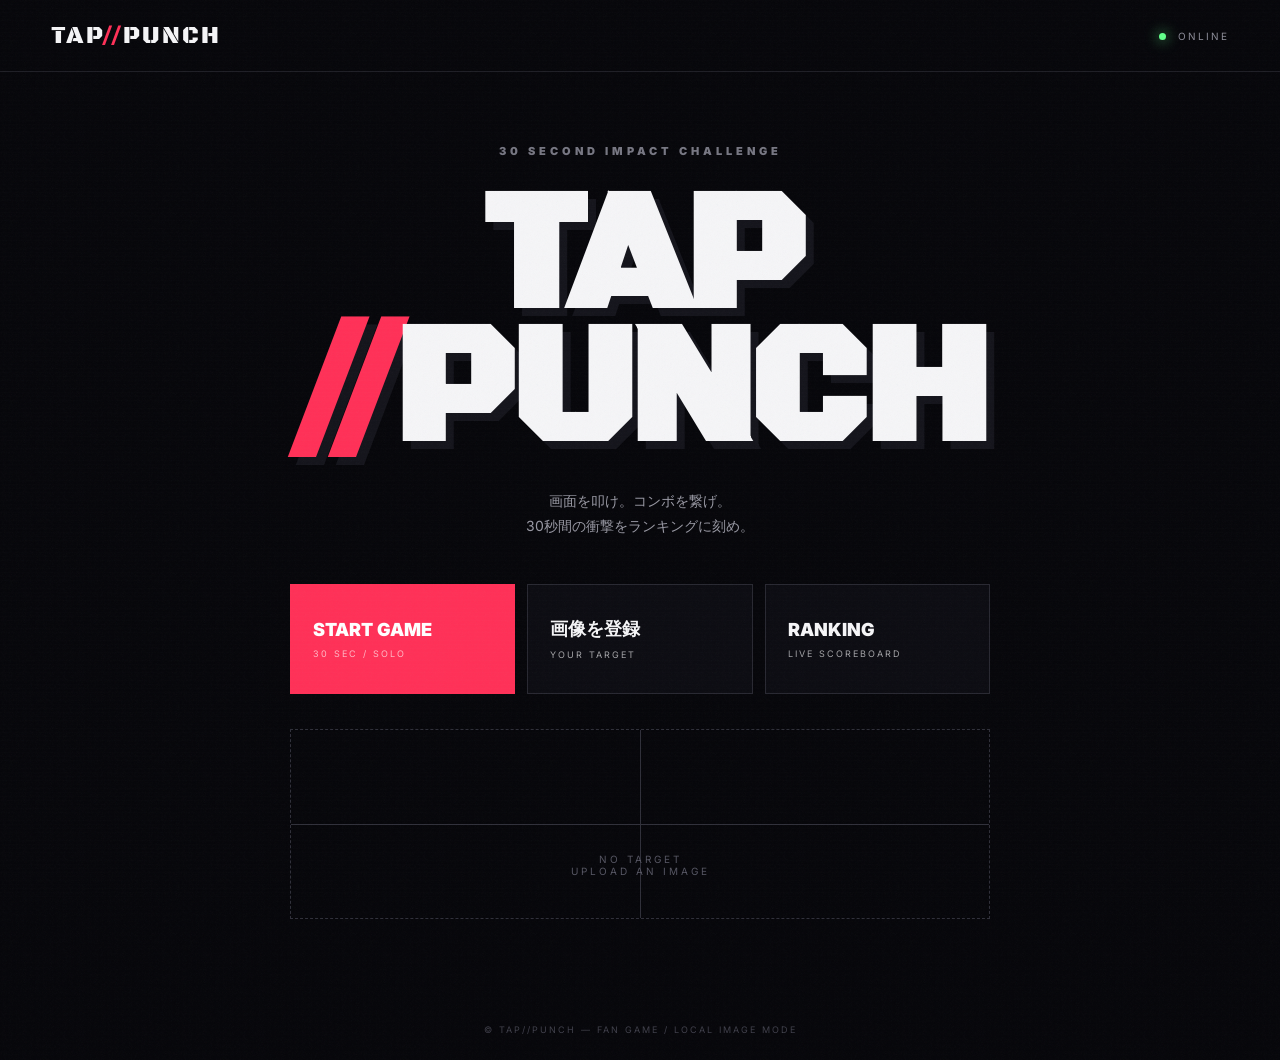
<file: index.html>
<!doctype html>
<html lang="ja">
<head>
<meta charset="utf-8">
<meta name="viewport" content="width=device-width,initial-scale=1,viewport-fit=cover,user-scalable=no">
<meta name="theme-color" content="#07070b">
<title>TAP//PUNCH</title>
<link rel="preconnect" href="https://fonts.googleapis.com">
<link href="https://fonts.googleapis.com/css2?family=Black+Ops+One&family=Inter:wght@400;600;700;900&display=swap" rel="stylesheet">
<link rel="stylesheet" href="css/main.css">
</head>
<body class="landing">
<div class="noise"></div><div class="scanlines"></div>
<header class="topbar"><div class="logo">TAP<span>//</span>PUNCH</div><div class="status-dot"><i></i> ONLINE</div></header>
<main class="hero">
  <div class="eyebrow">30 SECOND IMPACT CHALLENGE</div>
  <h1>TAP<br><span>//</span>PUNCH</h1>
  <p class="lead">画面を叩け。コンボを繋げ。<br>30秒間の衝撃をランキングに刻め。</p>
  <div class="menu-grid">
    <button class="big-btn primary" id="startBtn"><span>START GAME</span><small>30 SEC / SOLO</small></button>
    <button class="big-btn" id="uploadBtn"><span>画像を登録</span><small>YOUR TARGET</small></button>
    <button class="big-btn" id="rankBtn"><span>RANKING</span><small>LIVE SCOREBOARD</small></button>
  </div>
  <div class="target-preview" id="preview"><div class="crosshair"></div><span>NO TARGET<br>UPLOAD AN IMAGE</span></div>
</main>
<input type="file" id="imageInput" accept="image/*" hidden>
<footer>© TAP//PUNCH — FAN GAME / LOCAL IMAGE MODE</footer>
<script src="js/main.js"></script>
</body></html>
</file>
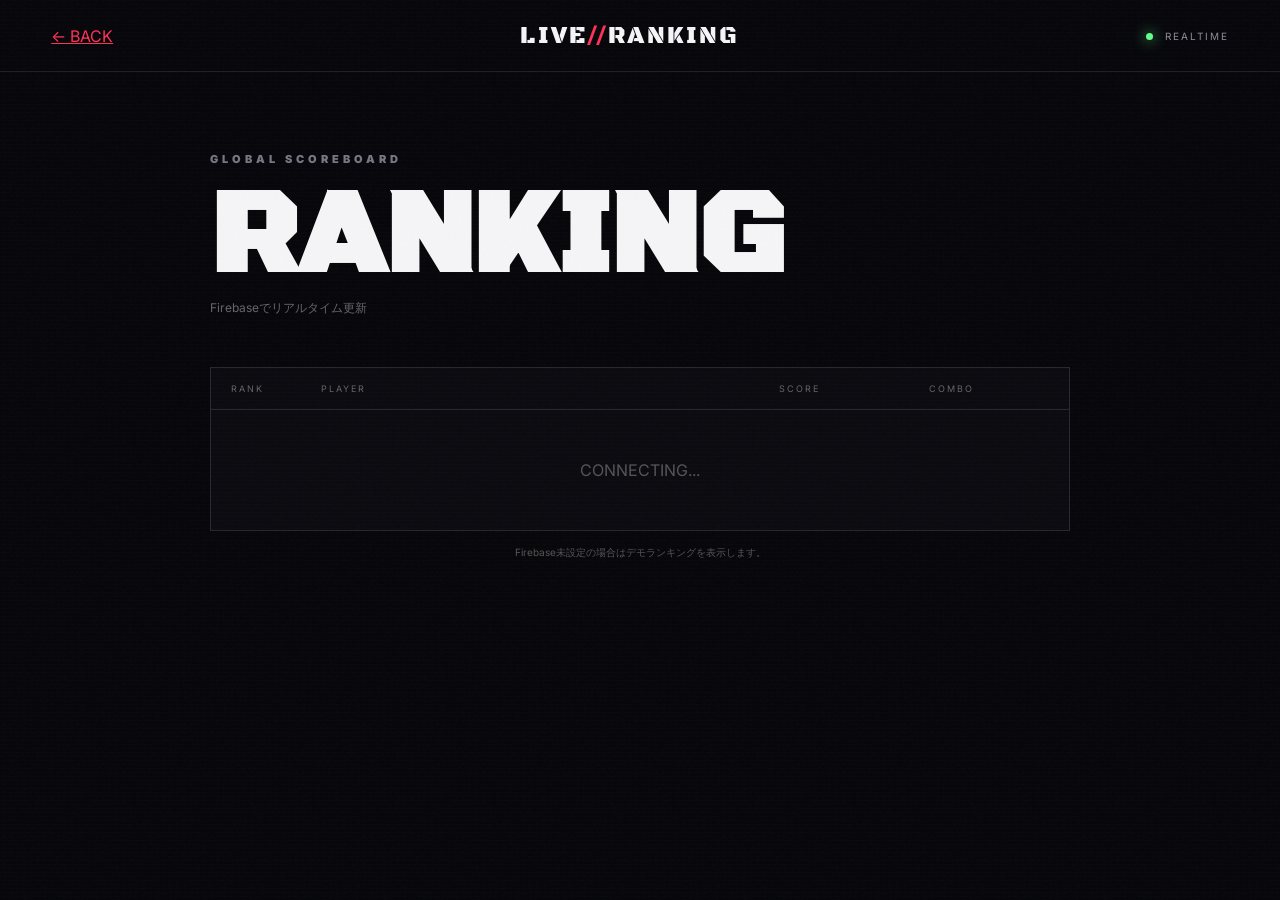
<file: ranking.html>
<!doctype html>
<html lang="ja">
<head>
<meta charset="utf-8"><meta name="viewport" content="width=device-width,initial-scale=1">
<title>RANKING — TAP//PUNCH</title>
<link href="https://fonts.googleapis.com/css2?family=Black+Ops+One&family=Inter:wght@400;600;700;900&display=swap" rel="stylesheet">
<link rel="stylesheet" href="css/main.css"><link rel="stylesheet" href="css/ranking.css">
</head><body class="ranking-page"><div class="noise"></div><div class="scanlines"></div>
<header class="topbar"><a href="index.html" class="back">← BACK</a><div class="logo">LIVE<span>//</span>RANKING</div><div class="live"><i></i> REALTIME</div></header>
<main><div class="eyebrow">GLOBAL SCOREBOARD</div><h1>RANKING</h1><p class="sub">Firebaseでリアルタイム更新</p>
<section class="board"><div class="board-head"><span>RANK</span><span>PLAYER</span><span>SCORE</span><span>COMBO</span></div><div id="rows"><div class="loading">CONNECTING...</div></div></section>
<div class="notice">Firebase未設定の場合はデモランキングを表示します。</div></main>
<script type="module" src="js/ranking.js"></script>
</body></html>
</file>
<file: css/main.css>
*{box-sizing:border-box}html,body{margin:0;min-height:100%;background:#07070b;color:#f5f5f7;font-family:Inter,system-ui,sans-serif}body{overflow-x:hidden}button,input{font:inherit}button{cursor:pointer;color:inherit}.noise{position:fixed;inset:-50%;z-index:50;pointer-events:none;opacity:.035;background-image:url("data:image/svg+xml,%3Csvg xmlns='http://www.w3.org/2000/svg' width='180' height='180'%3E%3Cfilter id='n'%3E%3CfeTurbulence baseFrequency='.85' numOctaves='4' stitchTiles='stitch'/%3E%3C/filter%3E%3Crect width='100%25' height='100%25' filter='url(%23n)'/%3E%3C/svg%3E");animation:noise .18s steps(2) infinite}.scanlines{position:fixed;inset:0;z-index:49;pointer-events:none;background:repeating-linear-gradient(0deg,transparent 0,transparent 3px,rgba(255,255,255,.018) 4px)}@keyframes noise{0%{transform:translate(0)}25%{transform:translate(2%, -1%)}50%{transform:translate(-1%,2%)}75%{transform:translate(1%,1%)}100%{transform:translate(-2%,-2%)}}.topbar{height:72px;padding:0 4vw;display:flex;align-items:center;justify-content:space-between;border-bottom:1px solid #202027;position:relative;z-index:2}.logo{font-family:"Black Ops One";font-size:24px;letter-spacing:2px}.logo span,.back{color:#ff3158}.status-dot,.live{font-size:10px;letter-spacing:2px;color:#8c8c98}.status-dot i,.live i{display:inline-block;width:7px;height:7px;border-radius:50%;background:#63ff8b;box-shadow:0 0 14px #63ff8b;margin-right:7px}.hero{max-width:900px;margin:auto;padding:8vh 24px 80px;position:relative;text-align:center}.eyebrow{font-size:11px;letter-spacing:4px;color:#777783;font-weight:900}.hero h1{font-family:"Black Ops One";font-size:clamp(72px,15vw,170px);line-height:.78;margin:35px 0 30px;letter-spacing:-5px;text-shadow:8px 8px 0 #15151c}.hero h1 span{color:#ff3158}.lead{color:#9999a4;line-height:1.8;font-size:14px}.menu-grid{display:grid;grid-template-columns:repeat(3,1fr);gap:12px;margin:45px auto 35px;max-width:700px}.big-btn{min-height:110px;background:#0d0d13;border:1px solid #292932;position:relative;text-align:left;padding:22px;transition:.2s;overflow:hidden}.big-btn:before{content:"";position:absolute;inset:0;background:linear-gradient(110deg,transparent,rgba(255,255,255,.08),transparent);transform:translateX(-120%);transition:.5s}.big-btn:hover:before{transform:translateX(120%)}.big-btn:hover{border-color:#666675;transform:translateY(-3px)}.big-btn.primary{background:#ff3158;border-color:#ff3158;color:#fff}.big-btn span{display:block;font-weight:900;font-size:18px}.big-btn small{display:block;margin-top:8px;font-size:9px;letter-spacing:2px;opacity:.65}.target-preview{height:190px;max-width:700px;margin:auto;border:1px dashed #30303a;display:grid;place-items:center;color:#555562;font-size:10px;letter-spacing:3px;position:relative;overflow:hidden}.crosshair:before,.crosshair:after{content:"";position:absolute;background:#30303a}.crosshair:before{width:100%;height:1px;top:50%;left:0}.crosshair:after{height:100%;width:1px;left:50%;top:0}.target-preview img{position:absolute;width:100%;height:100%;object-fit:contain;z-index:1}.target-preview span{z-index:2;text-align:center}footer{text-align:center;color:#40404b;font-size:9px;letter-spacing:2px;padding:25px}@media(max-width:700px){.menu-grid{grid-template-columns:1fr}.hero{padding-top:9vh}.hero h1{font-size:82px}.topbar{height:60px;padding:0 18px}.logo{font-size:18px}}
</file>
<file: css/ranking.css>
body.ranking-page main{max-width:900px;margin:auto;padding:80px 20px}.ranking-page h1{font-family:"Black Ops One";font-size:clamp(60px,12vw,120px);line-height:.85;margin:20px 0 5px}.sub{color:#666;font-size:12px}.board{margin-top:50px;border:1px solid #282831;background:#0b0b10}.board-head,.row{display:grid;grid-template-columns:90px 1fr 150px 120px;align-items:center}.board-head{padding:15px 20px;border-bottom:1px solid #282831;color:#666;font-size:9px;letter-spacing:2px}.row{min-height:70px;padding:0 20px;border-bottom:1px solid #1b1b22}.row:last-child{border:0}.rank{font-family:"Black Ops One";font-size:25px}.player{font-weight:800}.score{font-family:"Black Ops One";color:#ff3158;font-size:22px}.combo{color:#ffd45a;font-weight:800}.loading{text-align:center;padding:50px;color:#555}.notice{margin-top:15px;color:#555;font-size:10px;text-align:center}@media(max-width:650px){.board-head,.row{grid-template-columns:55px 1fr 90px 75px;padding-left:12px;padding-right:12px}.score{font-size:16px}.combo{font-size:12px}}
</file>
